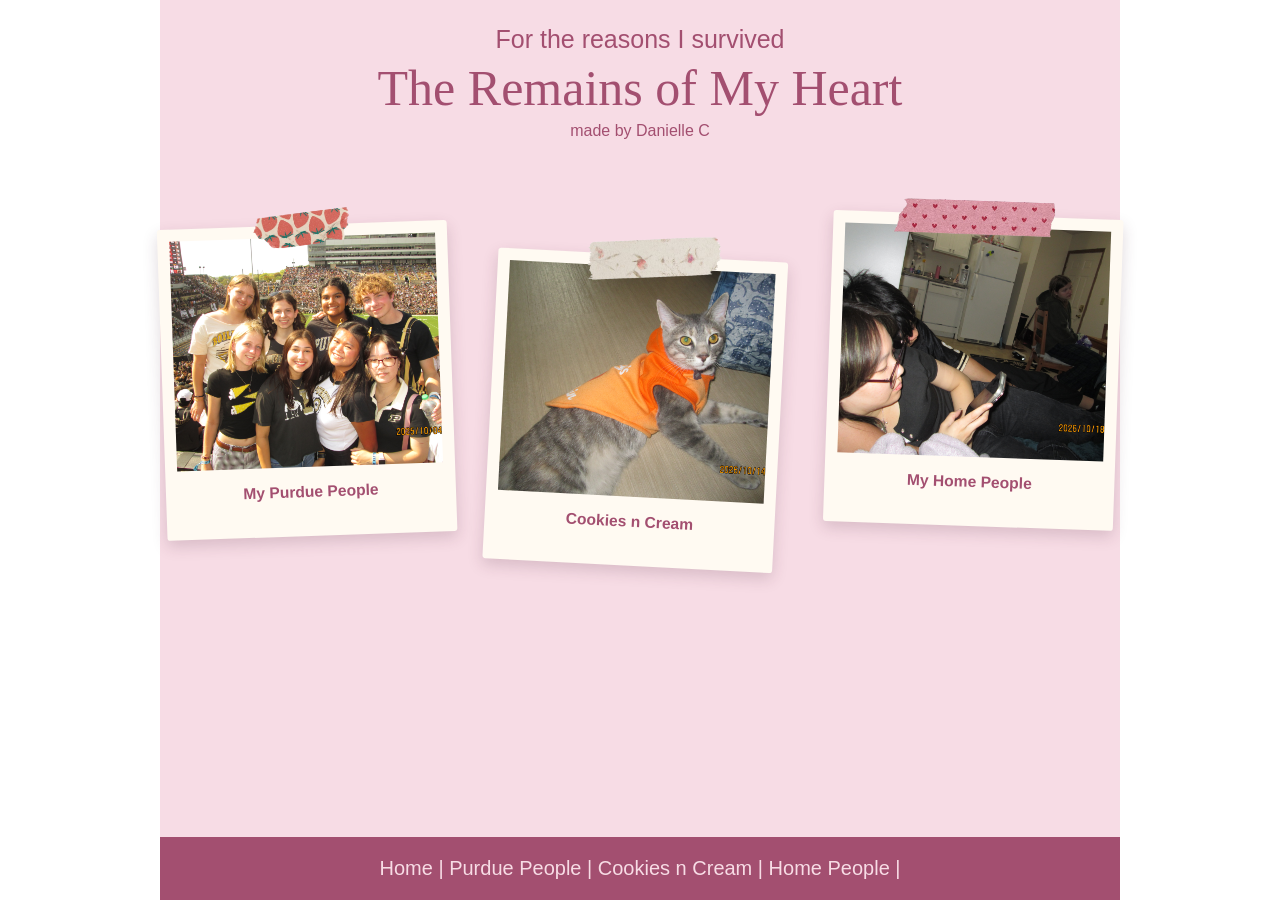
<file: index.html>
<!DOCTYPE html>
<html lang="en">
<head>
    <meta charset="UTF-8">
    <meta name="viewport" content="width=device-width, initial-scale=1.0">
    <link href = "css/indexcss.css" rel = "stylesheet">
    <script src = "js/indexjs.js" defer></script> 
    <title>The Remains of My Heart</title>
</head>
<body>
    <div class = "page">

        <div id = "top">
            <div id = "banner">
                <div id = "eyebrow">
                    <p> For the reasons I survived </p>
                </div>
                <h1>The Remains of My Heart</h1>
                <p> made by Danielle C</p>
            </div>

        </div>

        

        <div id = "middle">
            <div id = "photoGallery">
                <ul id = "photoGrid">

                    <li>
                        <button class = "photocard" data-page="purdue.html">
                            <img src = "images/football1.JPG" alt = "Trash">
                            <h3>My Purdue People</h3>
                        </button>
                    </li>

                    <li>
                        <button class = "photocard" data-page=" coocream.html">
                            <img src = "images/coocream.JPG" alt = "coocream">
                            <h3>Cookies n Cream</h3>
                        </button>
                    </li>

                    <li>
                        <button class = "photocard" data-page="home.html">
                            <img src = "images/kyle.JPG" alt = "kyle">
                            <h3>My Home People</h3>
                        </button>
                    </li>

                </ul> <!-- end of photogrid-->
            </div> <!-- end of photogallery-->
        </div> <!-- end of middle section-->
        
        <div id = "bottom">
            <a href="index.html">Home | </a>
            <a href = "purdue.html"> Purdue People | </a>
            <a href="coocream.html">Cookies n Cream | </a> 
            <a href="home.html">Home People | </a>
        </div> <!-- end of bottom section-->

    </div>
</body>
</html>
</file>
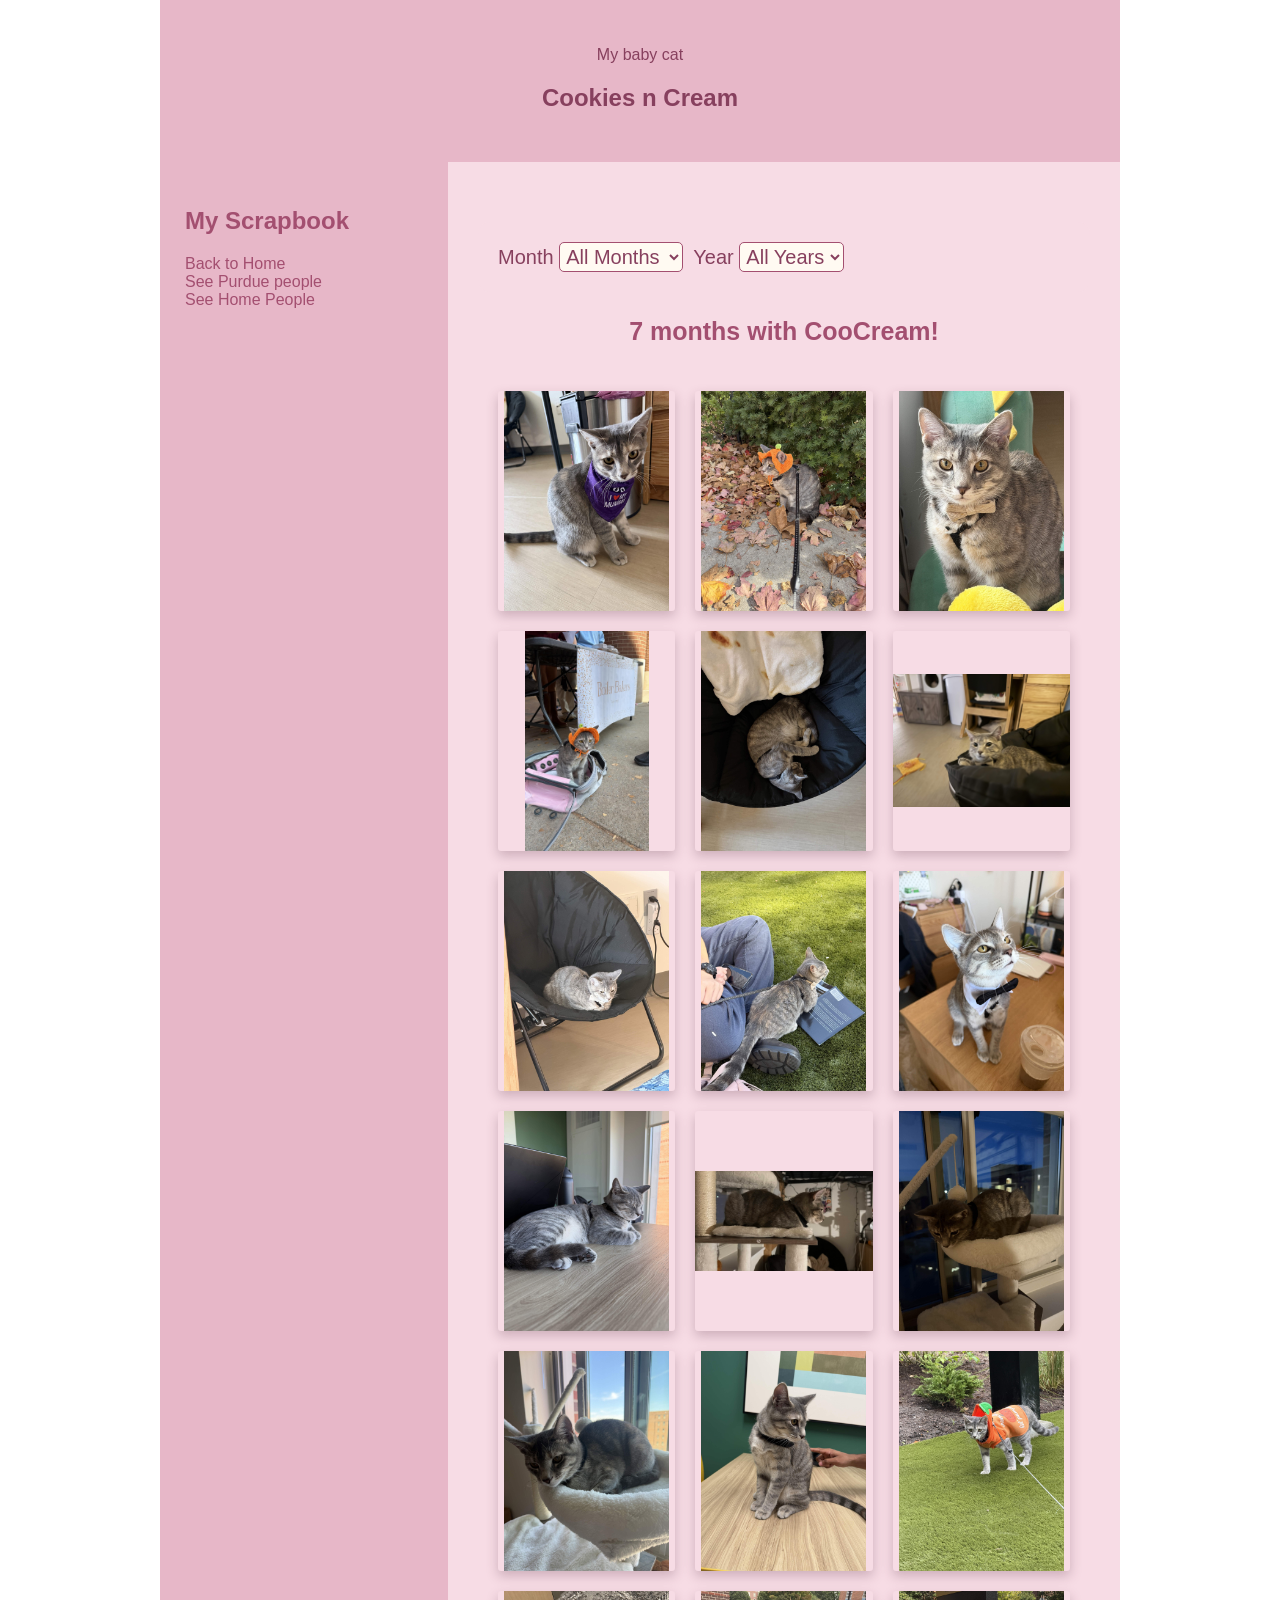
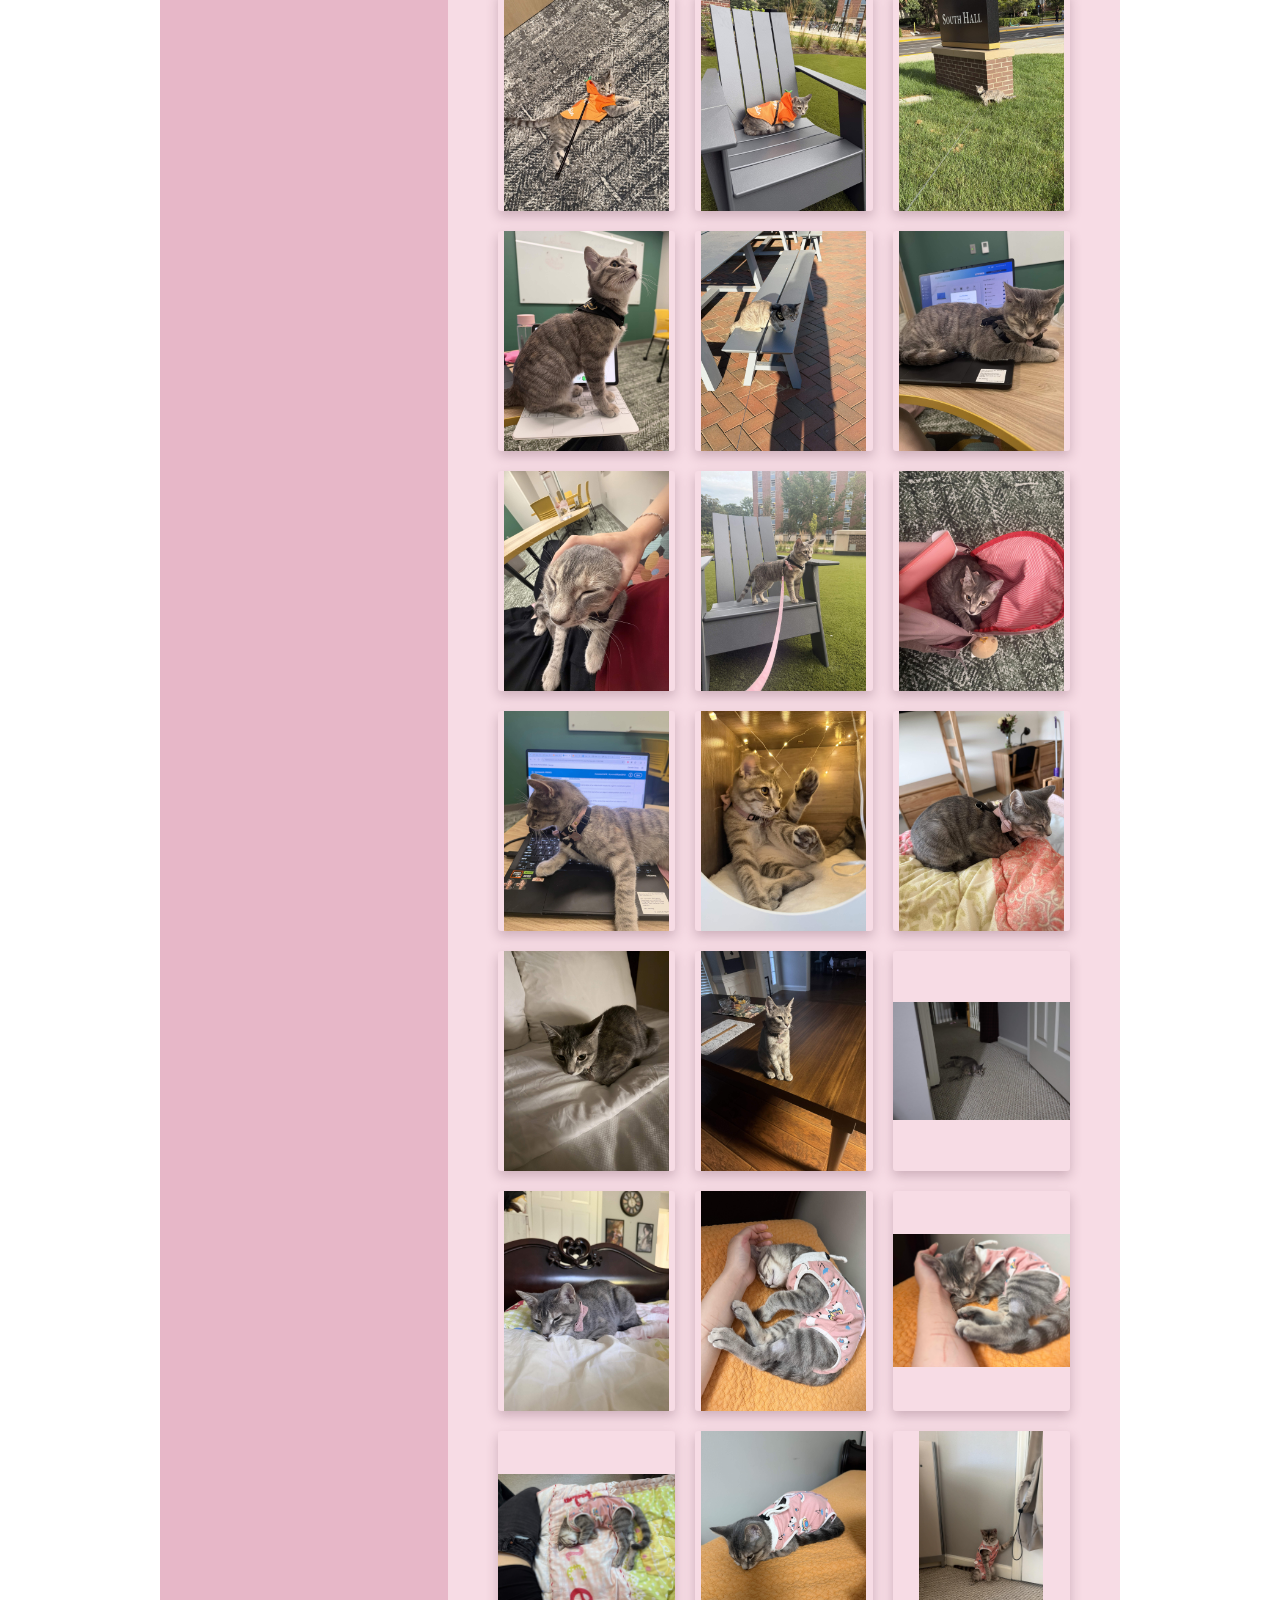
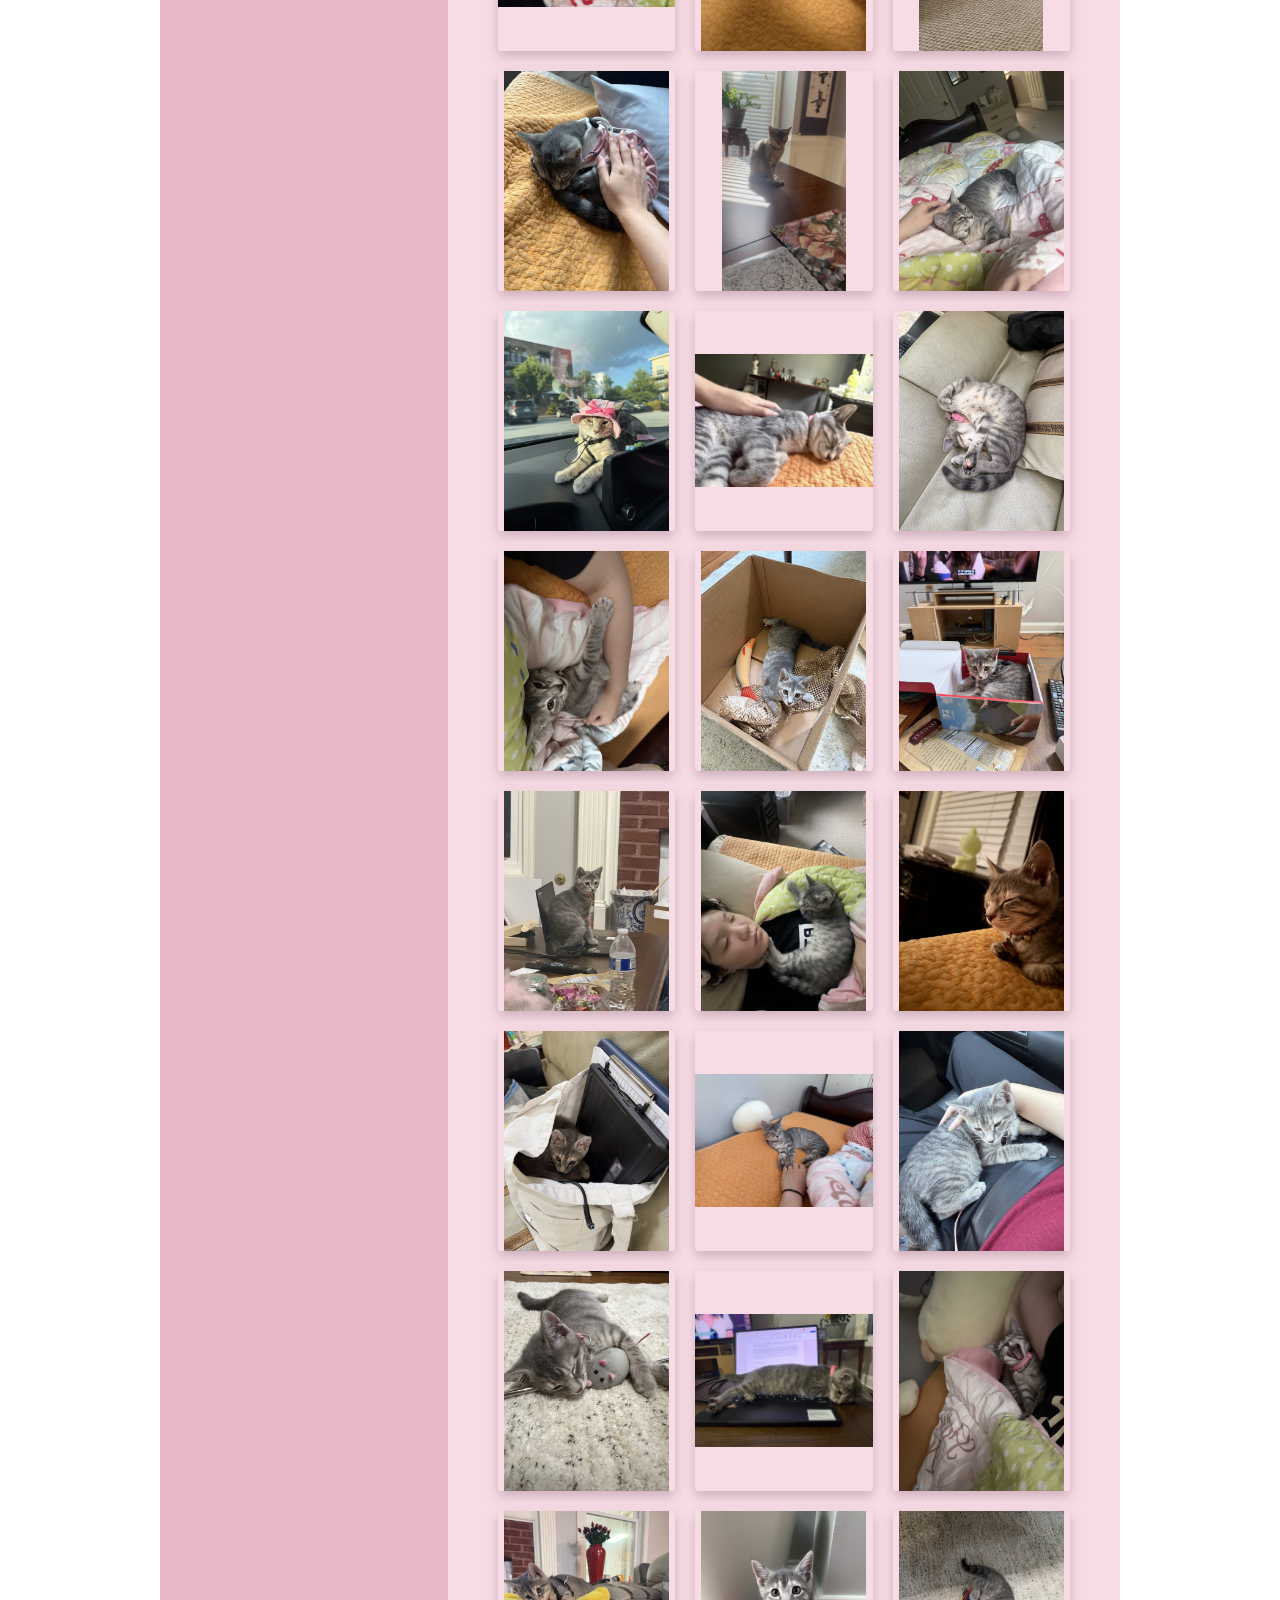
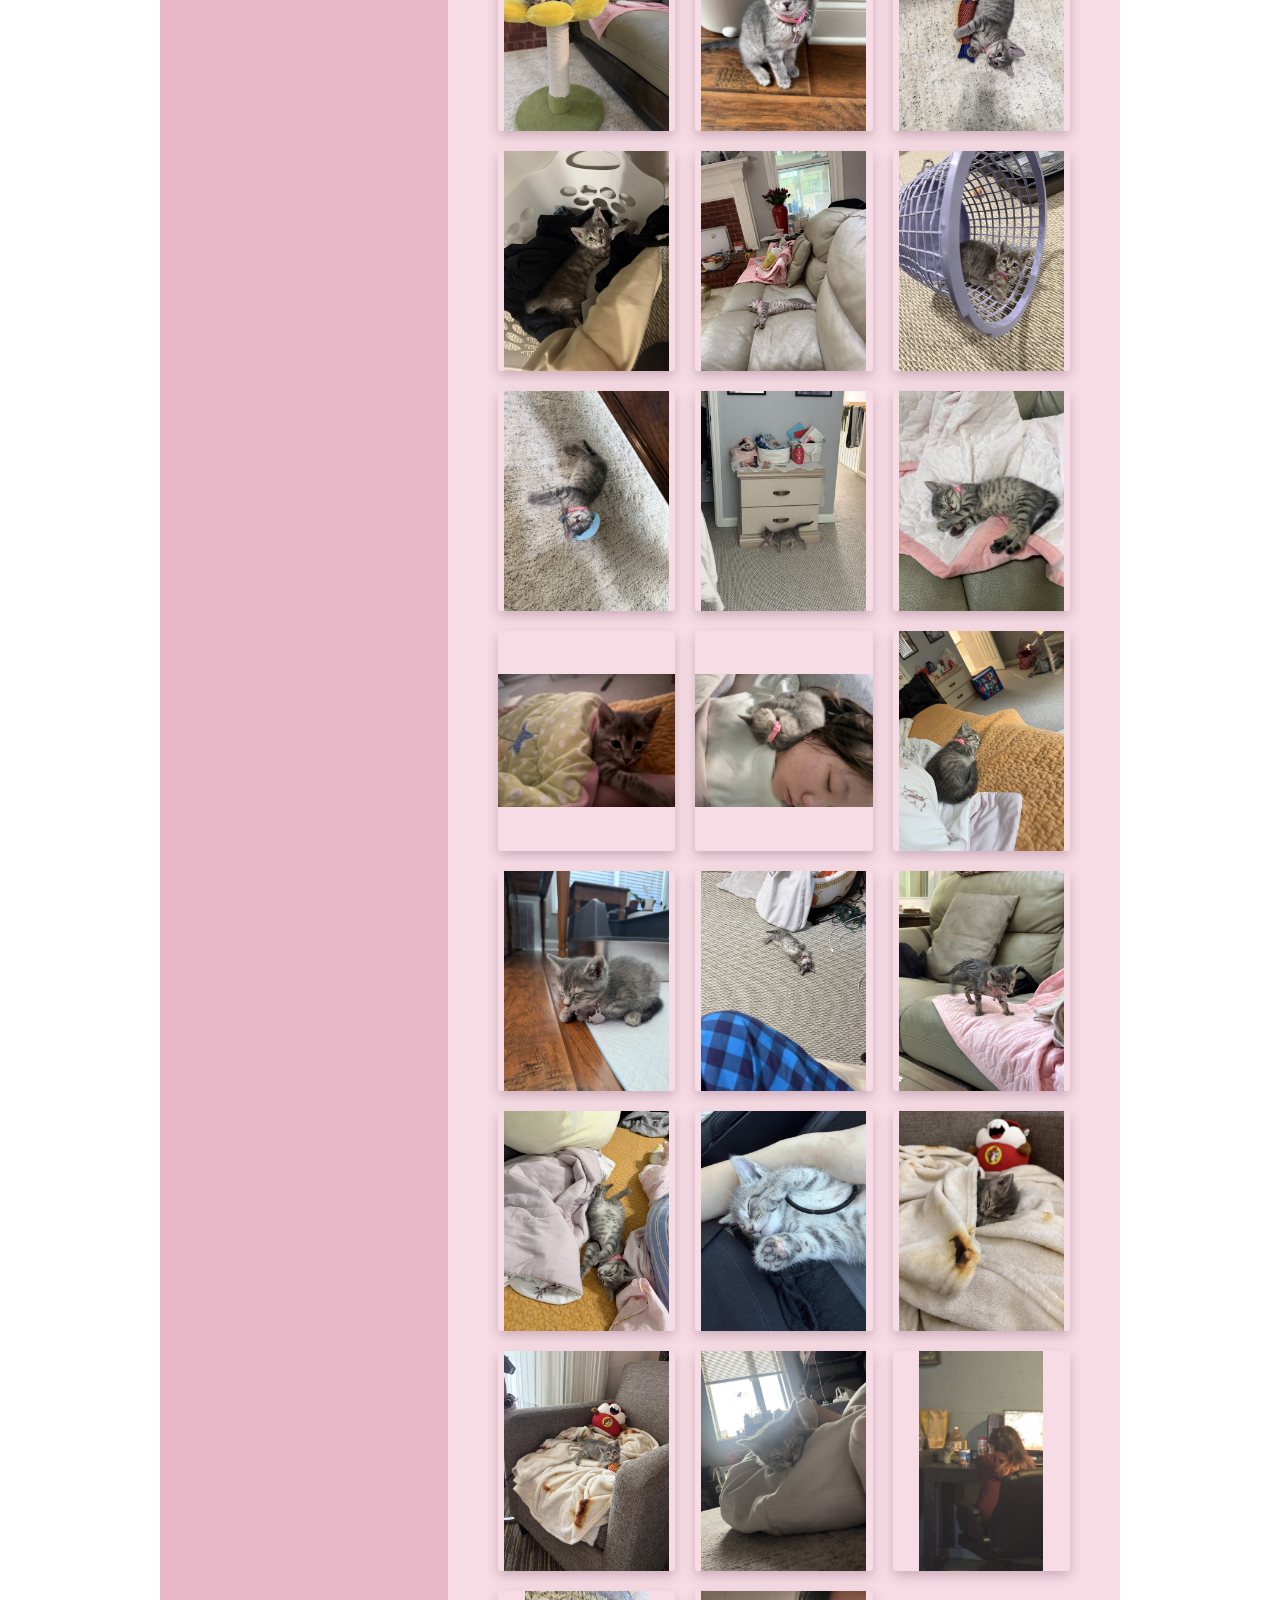
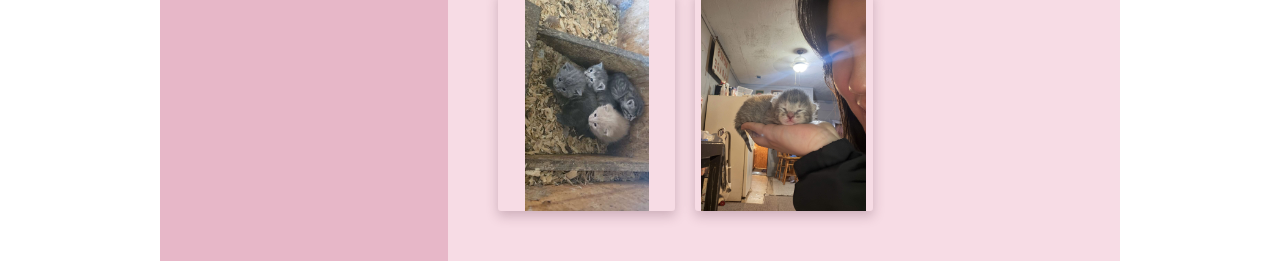
<file: coocream.html>
<!DOCTYPE html>
<html lang="en">
<head>
    <meta charset="UTF-8">
    <meta name="viewport" content="width=device-width, initial-scale=1.0">
    <link href = "css/indexcss.css" rel = "stylesheet">
    <script src = "js/coocreamjs.js" defer></script> 
    <title>Cookies n Cream</title>
</head>
<body>
    <div class = "coocreamhome">
        <div id = "coocreambanner">
            <p> My baby cat</p>
            <h2>Cookies n Cream</h2>
        </div>
        <div id = "sidebar">
            <div id="navigation">
                <h2>My Scrapbook</h2>
                <a href="index.html">Back to Home</a> <br>
                <a href="purdue.html">See Purdue people</a> <br>
                <a href="home.html">See Home People</a> <br>
            </div>
        </div>

        <div id = "main">
            <div id = "date-filter">
                <label for = "monthSelect"> Month</label>
                <select id = "monthSelect">
                    <option value="all">All Months</option>
                    <option value = "01">January</option>
                    <option value = "02">February</option>
                    <option value = "03">March</option>
                    <option value = "04">April</option>
                    <option value = "05">May</option>
                    <option value = "06">June</option>
                    <option value = "07">July</option>
                    <option value = "08">August</option>
                    <option value = "09">September</option>
                    <option value = "10">October</option>
                    <option value = "11">November</option>
                    <option value = "12">December</option>
                </select>
                
                <label for = "yearSelect"> Year</label>
                <select id = "yearSelect">
                    <option value = "all">All Years</option>
                    <option value = "2026">2026</option>
                </select>

            </div> <!-- end date filter-->
            <h3 id = "caption"> </h3>
            <div id = "CCphotoGrid">
                
            </div>
        </div> <!-- end main page-->
    </div>
    
</body>
</html>
</file>
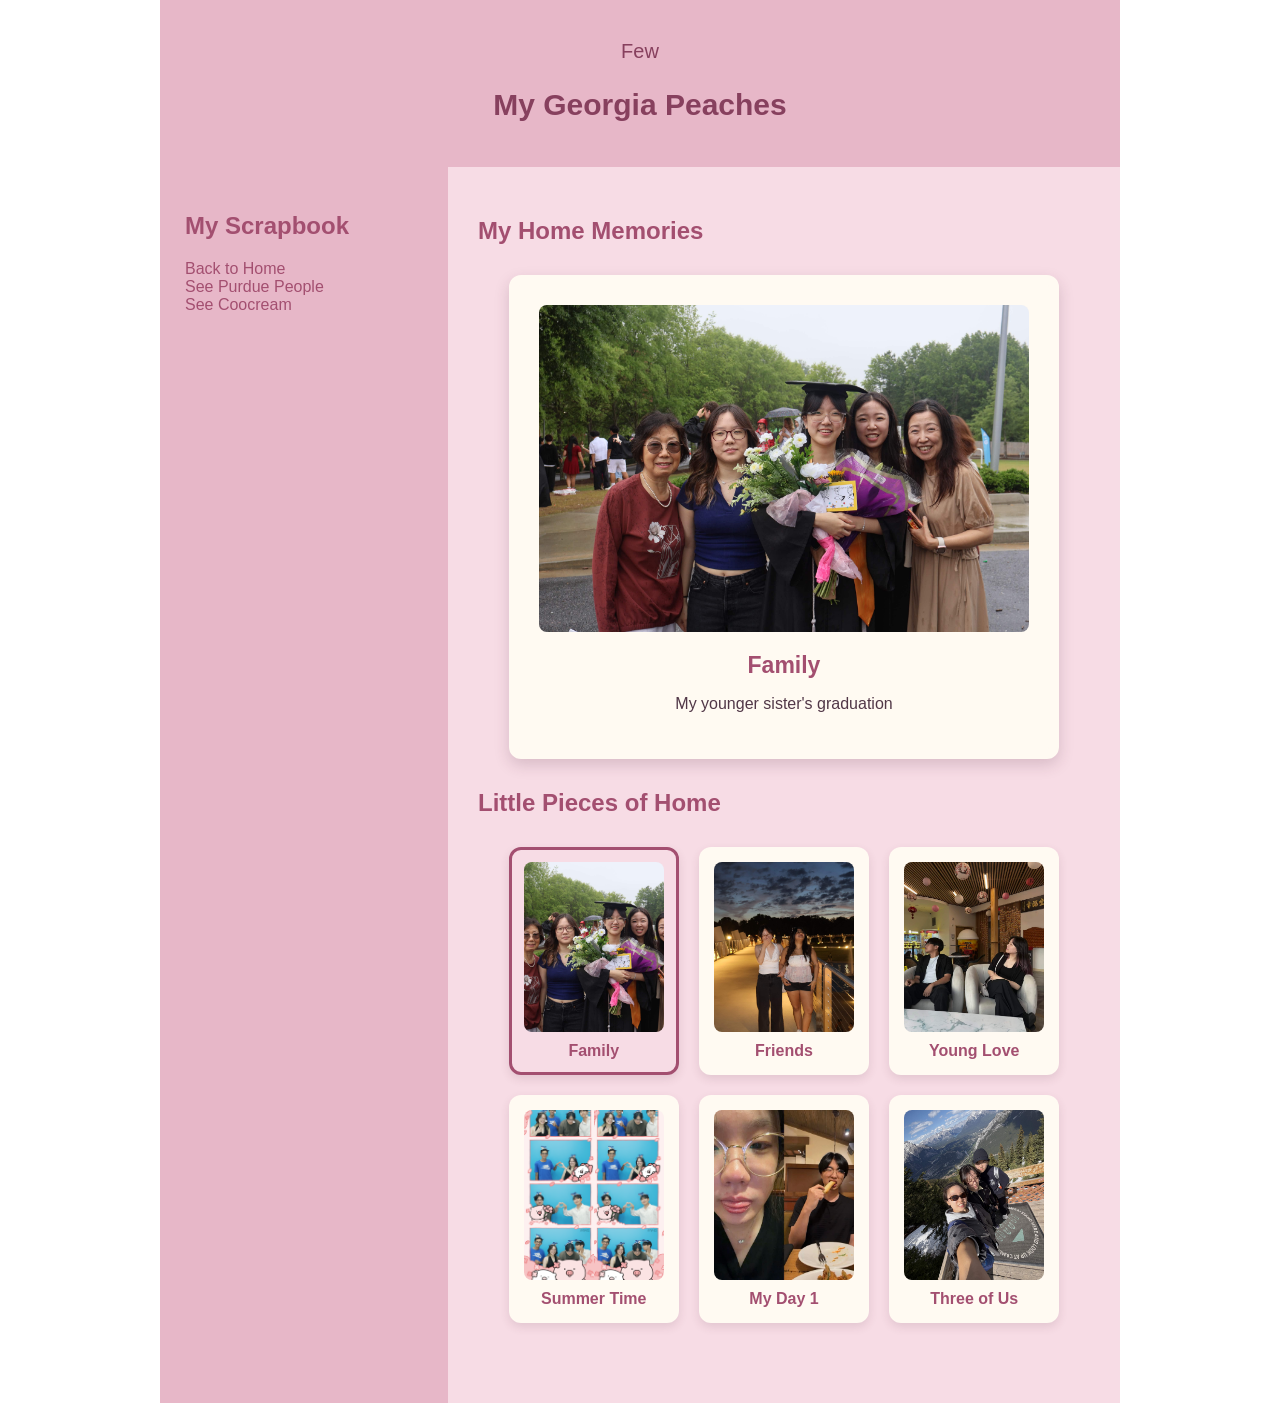
<file: home.html>
<!DOCTYPE html>
<html lang="en">
<head>
    <meta charset="UTF-8">
    <meta name="viewport" content="width=device-width, initial-scale=1.0">
    <link href="css/indexcss.css" rel="stylesheet">
    <script src="js/homejs.js" defer></script>
    <title>Home People</title>
</head>

<body>
    <div class="homehome">

        <div id="homebanner">
            <p>Few</p>
            <h2>My Georgia Peaches</h2>
        </div>

        <div id="sidebar">
            <div id="navigation">
                <h2>My Scrapbook</h2>
                <a href="index.html">Back to Home</a> <br>
                <a href="purdue.html">See Purdue People</a> <br>
                <a href="coocream.html">See Coocream</a> <br>
            </div>

        
        </div>

        <div id="main">
            <h2>My Home Memories</h2>


            <!-- Selected photo display -->
            <div id="homePreview">
                <img id="selectedHomePhoto"
                     src="images/home1.jpg"
                     alt="My Family">

                <h3 id="homeCaption">Family </h3>
                <p id="homeDescription">
                    My younger sister's graduation
                </p>
            </div>

            <!-- Interactive memory categories -->
            <h2>Little Pieces of Home</h2>

            <div id="homeGallery">

                <button type="button" class="homePhoto selected"
                        data-title="Family Memories"
                        data-description="My younger sister's graduation"
                        aria-pressed="true">
                    <img src="images/home1.jpg" alt="Grad">
                    <span>Family</span>
                </button>

                <button type="button" class="homePhoto"
                        data-title="My Friends"
                        data-description="Friendships I don't doubt."
                        aria-pressed="false">
                    <img src="images/home2.jpg" alt="Aarya">
                    <span>Friends</span>
                </button>

                <button type="button" class="homePhoto"
                        data-title="Young love"
                        data-description="Before the potential we had."
                        aria-pressed="false">
                    <img src="images/home3.jpg" alt="Kyle">
                    <span>Young Love</span>
                </button>

                <button type="button" class="homePhoto"
                        data-title="Group"
                        data-description="People who helped summer pass fast"
                        aria-pressed="false">
                    <img src="images/home4.png" alt="Group">
                    <span>Summer Time</span>
                </button>

                <button type="button" class="homePhoto"
                        data-title="David"
                        data-description="The only one who's been by my side."
                        aria-pressed="false">
                    <img src="images/home6.jpg" alt="A memorable trip">
                    <span>My Day 1</span>
                </button>

                <button type="button" class="homePhoto"
                        data-title="CanADA"
                        data-description="ADA = Our first initals."
                        aria-pressed="false">
                    <img src="images/home5.jpg" alt="A favorite everyday memory">
                    <span>Three of Us</span>
                </button>

            </div> <!--homeGallery ends-->

        </div> <!--main ends-->

    </div> <!--homehome ends-->
</body>
</html>
</file>
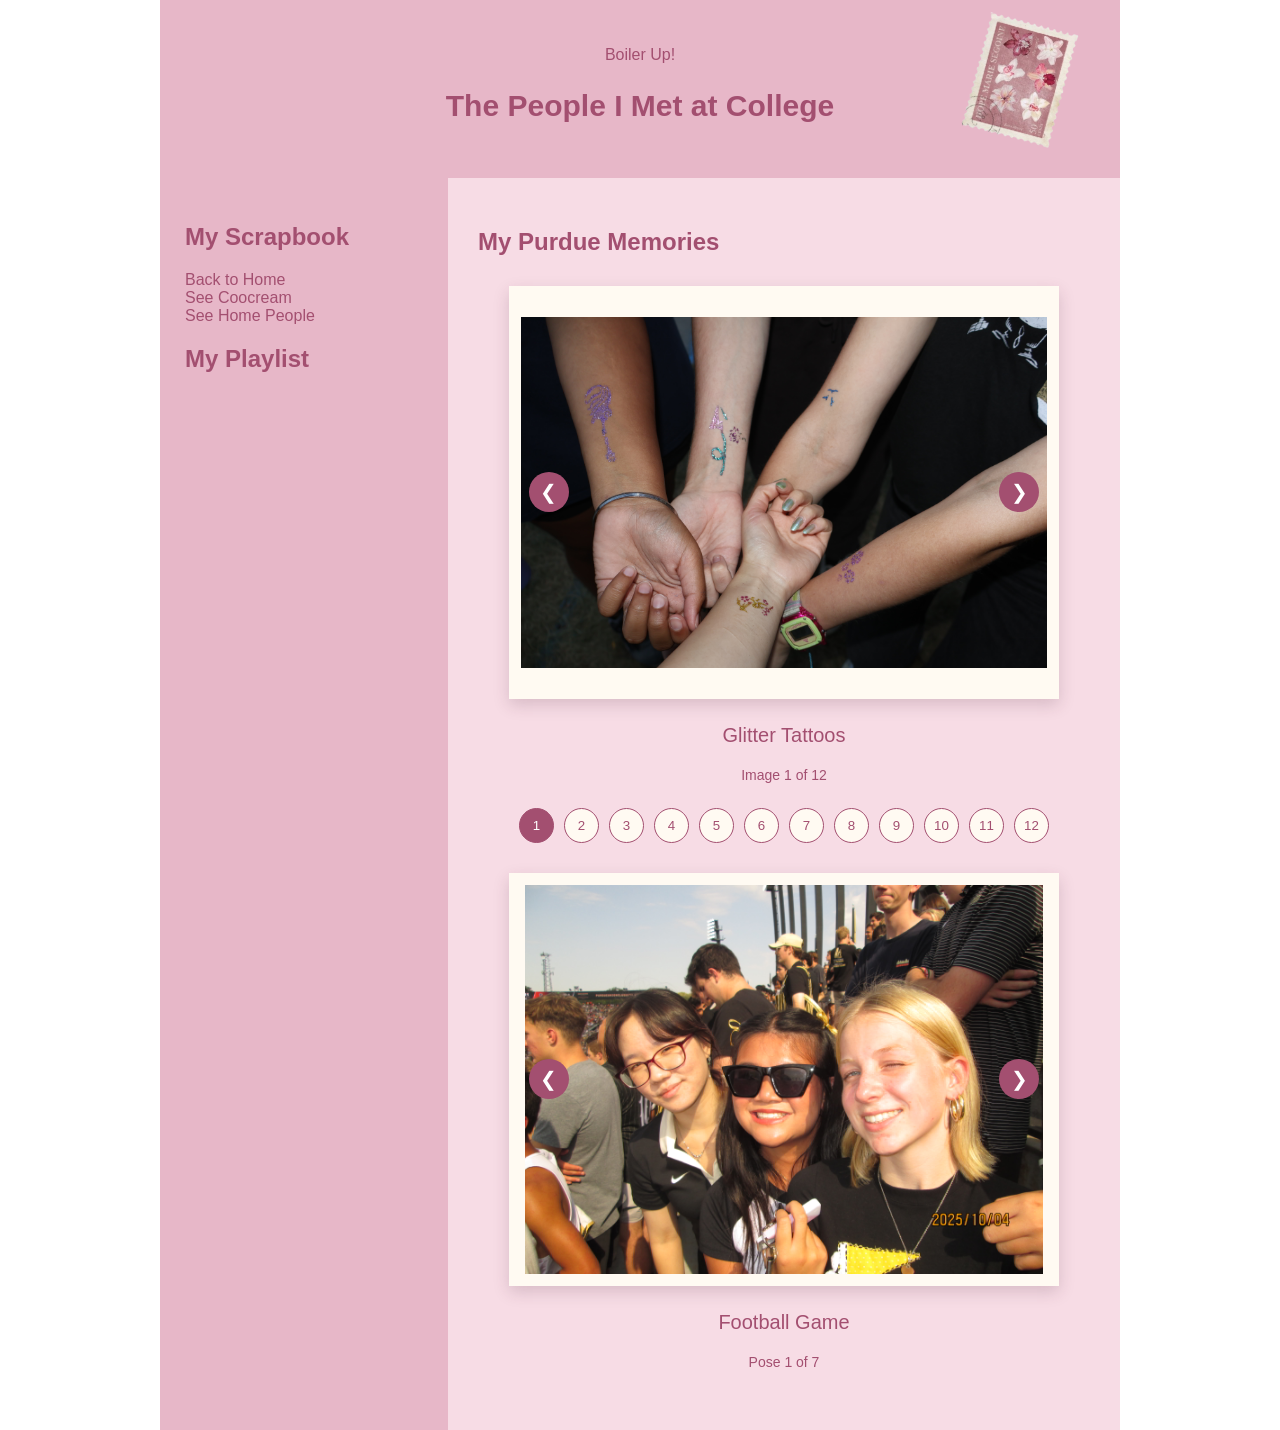
<file: purdue.html>
<!DOCTYPE html>
<html lang="en">
<head>
    <meta charset="UTF-8">
    <meta name="viewport" content="width=device-width, initial-scale=1.0">
    <link href="css/indexcss.css" rel="stylesheet">
    <script src="js/purduejs.js" defer></script>
    <title>Purdue People</title>
</head>

<body>
    <div class="purduehome">

        <div id="purduebanner">
            <p>Boiler Up!</p>
            <h2>The People I Met at College</h2>
        </div>

        <div id="sidebar">
            <div id="navigation">
                <h2>My Scrapbook</h2>
                <a href="index.html">Back to Home</a> <br>
                <a href="coocream.html">See Coocream</a> <br>
                <a href="home.html">See Home People</a> <br>
            </div>

            <div id = "playlist">
                <h2>My Playlist</h2>
            </div>
        </div>

        <div id="main">
            <h2>My Purdue Memories</h2>

            <div id="purduePhotos" class="purduePhotos">

                <div class="purdue_slider" tabindex="0">

                    <div class="purdue_wrapper">
                        <img class="purdue_photo active" src="images/armtat.JPG" alt="Glitter Tattoos">
                        <img class="purdue_photo" src="images/bluegang.JPG" alt="Birthday Party">
                        <img class="purdue_photo" src="images/blue.JPG" alt="Birthday Girl">
                        <img class="purdue_photo" src="images/bridesmaids.JPG" alt="Beach Day">
                        <img class="purdue_photo" src="images/christmas.JPG" alt="Secret Santa">
                        <img class="purdue_photo" src="images/deep.JPG" alt="Deep">
                        <img class="purdue_photo" src="images/druhmil.JPG" alt="Druhmil">
                        <img class="purdue_photo" src="images/football1.JPG" alt="Football Game">
                        <img class="purdue_photo" src="images/halloween.JPG" alt="Halloween">
                        <img class="purdue_photo" src="images/spreak.jpg" alt="Spring Break">
                        <img class="purdue_photo" src="images/stance.JPG" alt="Standing on Business">
                        <img class="purdue_photo" src="images/heart.JPG" alt="Sun and Heart">
                    </div>

                    <button type="button" class="prev" aria-label="Display previous image">
                        &#10094;
                    </button>

                    <button type="button" class="next" aria-label="Display next image">
                        &#10095;
                    </button>

                </div>

                

                <p id="imageCaption">Glitter Tattoos</p>
                <p id="slideStatus" aria-live="polite">Image 1 of 12</p>

                <!-- Number navigation with hover previews -->
                <ul class="nav" aria-label="Select an image">

                    <li class="selected">
                        <button type="button" class="thumbnav" data-image="1" aria-label="Display image 1" aria-pressed="true">
                            <img class="thumbPreview" src="images/armtat.JPG" alt="">
                            <span>1</span>
                        </button>
                    </li>

                    <li>
                        <button type="button" class="thumbnav" data-image="2" aria-label="Display image 2" aria-pressed="false">
                            <img class="thumbPreview" src="images/bluegang.JPG" alt="">
                            <span>2</span>
                        </button>
                    </li>

                    <li>
                        <button type="button" class="thumbnav" data-image="3" aria-label="Display image 3" aria-pressed="false">
                            <img class="thumbPreview" src="images/blue.JPG" alt="">
                            <span>3</span>
                        </button>
                    </li>

                    <li>
                        <button type="button" class="thumbnav" data-image="4" aria-label="Display image 4" aria-pressed="false">
                            <img class="thumbPreview" src="images/bridesmaids.JPG" alt="">
                            <span>4</span>
                        </button>
                    </li>

                    <li>
                        <button type="button" class="thumbnav" data-image="5" aria-label="Display image 5" aria-pressed="false">
                            <img class="thumbPreview" src="images/christmas.JPG" alt="">
                            <span>5</span>
                        </button>
                    </li>

                    <li>
                        <button type="button" class="thumbnav" data-image="6" aria-label="Display image 6" aria-pressed="false">
                            <img class="thumbPreview" src="images/deep.JPG" alt="">
                            <span>6</span>
                        </button>
                    </li>

                    <li>
                        <button type="button" class="thumbnav" data-image="7" aria-label="Display image 7" aria-pressed="false">
                            <img class="thumbPreview" src="images/druhmil.JPG" alt="">
                            <span>7</span>
                        </button>
                    </li>

                    <li>
                        <button type="button" class="thumbnav" data-image="8" aria-label="Display image 8" aria-pressed="false">
                            <img class="thumbPreview" src="images/football1.JPG" alt="">
                            <span>8</span>
                        </button>
                    </li>

                    <li>
                        <button type="button" class="thumbnav" data-image="9" aria-label="Display image 9" aria-pressed="false">
                            <img class="thumbPreview" src="images/halloween.JPG" alt="">
                            <span>9</span>
                        </button>
                    </li>

                    <li>
                        <button type="button" class="thumbnav" data-image="10" aria-label="Display image 10" aria-pressed="false">
                            <img class="thumbPreview" src="images/spreak.jpg" alt="">
                            <span>10</span>
                        </button>
                    </li>

                    <li>
                        <button type="button" class="thumbnav" data-image="11" aria-label="Display image 11" aria-pressed="false">
                            <img class="thumbPreview" src="images/stance.JPG" alt="">
                            <span>11</span>
                        </button>
                    </li>

                    <li>
                        <button type="button" class="thumbnav" data-image="12" aria-label="Display image 12" aria-pressed="false">
                            <img class="thumbPreview" src="images/heart.JPG" alt="">
                            <span>12</span>
                        </button>
                    </li>

                </ul>

            </div>
            <div id = "trioPhotos" class = "trioPhotos">
                <div id="trioSlider">
                    <div class="trio_slider" tabindex="0">

                    <div class="trio_wrapper">
                        <img class="purdue_photo active" src="images/trio1.JPG" alt="Football Game">
                        <img class="purdue_photo" src="images/trio2.JPG" alt="Football Game #2">
                        <img class="purdue_photo" src="images/trio3.JPG" alt="Halloween">
                        <img class="purdue_photo" src="images/trio4.JPG" alt="Christmas">
                        <img class="purdue_photo" src="images/trio5.JPG" alt="Spring Break">
                        <img class="purdue_photo" src="images/trio6.JPG" alt="Sophomore Year">
                        <img class="purdue_photo" src="images/trio7.JPG" alt="Basketball Game">
                        
                    </div>


                    <button type="button" class="prev" aria-label="Display previous image">
                        &#10094;
                    </button>

                    <button type="button" class="next" aria-label="Display next image">
                        &#10095;
                    </button>
                    </div> <!--trio_slider ends-->

                <p id="trioCaption">Football Game</p>
                <p id="trioStatus" aria-live="polite">Image 1 of 7</p>
                
                </div> <!--trioslider ends-->
            </div> <!--trioPhotos ends-->
        </div> <!-- main ends-->

    </div>
</body>
</html>
</file>
<file: css/indexcss.css>
*
{
    box-sizing: border-box;
}

body,
html
{
    margin: 0;
    padding: 0;
}


.page
{
    display: grid;
    grid-template-areas: "top"
    "middle"
    "bottom";
    grid-template-rows: auto 1fr auto;
    width: 75%;
    min-height: 100vh;
    margin: 0 auto;
}

/*top*/
#top
{
    grid-area: top;
    text-align: center;
}

#banner
{
    background-color: #F7DCE5;
    padding: 25px;
}

#banner h1 /*remains of my heart*/
{
    font-family: Brush Script MT, Brush Script Std, cursive; /*i dont like this font */
    font-weight: 200;
    color: #A34F70;
    font-size: 50px;
    margin: 5px;
    padding: 0;
}

#eyebrow p 
{
    font-family: 'Gill Sans', 'Gill Sans MT', Calibri, 'Trebuchet MS', sans-serif;
    color: #A34F70;
    font-size: 25px;
    margin: 0;
    padding: 0;
}

#banner p /*made by danielle*/
{
    font-family: 'Gill Sans', 'Gill Sans MT', Calibri, 'Trebuchet MS', sans-serif;
    color: #A34F70;
    margin: 0;
    padding: 0;
}

/* bottom */
#bottom
{
    grid-area: bottom;
    background-color: #A34F70;
    font-family:'Gill Sans', 'Gill Sans MT', Calibri, 'Trebuchet MS', sans-serif;
    text-align: center;
    padding: 20px;
}
#bottom a
{
    font-family: 'Gill Sans', 'Gill Sans MT', Calibri, 'Trebuchet MS', sans-serif;
    text-decoration: none;
    color:#F7DCE5;
    font-size: 20px;
}

/*middle */
#middle
{
    grid-area: middle;
    background-color: #F7DCE5;

}

/* da photo grid */
#photoGrid
{
    display: grid;
    grid-template-columns: 1fr 1fr 1fr;
    list-style: none;
    padding: 0;
    margin: 0;
    background-color: #F7DCE5;
    gap: 45px;
}

.photocard
{
    background-color: #fffaf2;
    border: none;
    border-radius: 3px;
    box-shadow: 0 6px 15px rgba(80, 40, 60, 0.18);
    cursor: pointer;
    padding: 12px 12px 20px;
    width: 100%;
    transition: transform 0.3s ease,
                box-shadow 0.3s ease;
}

#photoGrid li
{
    transition: transform 0.3s ease;
}

.photocard:hover,
.photocard:focus-visible
{
    transform: scale(1.05);
    box-shadow: 0 12px 25px rgba(80, 40, 60, 0.25);
}

#photoGrid li:nth-child(1)
{
    transform: rotate(-2deg) translateY(60px);
}
#photoGrid li:nth-child(1) .photocard::before 
/*WASHI TAPE #1*/
{
    background-image:url("../images/elements/washitape_strawberry.png");
    transform: translateX(-50%) rotate(-5deg) scale(1.2);
}

#photoGrid li:nth-child(2)
{
    transform: rotate(3deg) translateY(90px);
}
#photoGrid li:nth-child(2) .photocard::before
/*WASHI TAPE #2*/
{
    background-image: url("../images/elements/washi_flower.png");
    transform: translateX(-50px) scale(3) rotate(3deg);
}

#photoGrid li:nth-child(3)
{
    transform: rotate(2deg) translateY(50px);
}
#photoGrid li:nth-child(3) .photocard::before
/*WASHI TAPE #3*/
{
    background-image: url("../images/elements/washi_hearts.png");
    transform: translateX(-65px) scale(2);
}

/*im gonna kms*/

.photocard::before /*before as in on the layer before*/
{
    content: "";
    
    background-size: contain;
    background-repeat: no-repeat;
    background-position: center;
    position: absolute;

    width: 120px;
    height: 45px;

    top: -20px;
    left: 50%;

    z-index: 2;
    pointer-events: none;
}

.photocard img
{
    display: block;
    width: 100%;
    height: 230px;
    object-fit: cover;
}

.photocard h3
{
    font-family:'Gill Sans', 'Gill Sans MT', Calibri, 'Trebuchet MS', sans-serif;
    color: #A34F70;
}


/*//////////////////////////////////////////////
//////// PURDUE PHOTO SLIDESHOW /////////////////
//////////////////////////////////////////////////*/



.purduehome
{
    display: grid;
    grid-template-areas:
        "top top"
        "left middle";
    grid-template-columns: 30% minmax(0, 1fr);
    grid-template-rows: auto 1fr;
    width: 75%;
    min-height: 100vh;
    margin: 0 auto;
}

/* Purdue banner */
#purduebanner
{
    grid-area: top;
    background-color:#e7b7c8;
    text-align: center;
    padding: 30px;
    font-family: 'Gill Sans', 'Gill Sans MT', Calibri, 'Trebuchet MS', sans-serif;
}

#purduebanner::before
{
    content: "";
    background-image: url("../images/elements/stamp_pink.png");
    background-size: contain;
    background-repeat: no-repeat;
    background-position: center;

    position: absolute;

    width: 120px;
    height: 120px;

    top: 20px;
    right: 200px;

    transform: rotate(15deg) scale(1.5);

    z-index: 2;
    pointer-events: none;
}

#purduebanner p,
#purduebanner h2
{
    font-family: 'Gill Sans', 'Gill Sans MT', Calibri, 'Trebuchet MS', sans-serif;
    color: #A34F70;
}

#purduebanner h2
{
    font-size: 30px;
}

/* Sidebar */
#sidebar
{
    grid-area: left;
    background-color: #e7b7c8;
    padding: 25px;
    font-family: 'Gill Sans', 'Gill Sans MT', Calibri, 'Trebuchet MS', sans-serif;
}

#sidebar h2
{
    color: #A34F70;
}

#navigation a,
#navigation a:visited
{
    color: #A34F70;
    text-decoration: none;
    padding-bottom: 5px;
}

#navigation a:hover
{
    text-decoration: underline;
}

/* Main section */
#main
{
    grid-area: middle;
    background-color: #F7DCE5;
    min-width: 0;
    padding: 30px;
}

#main h2
{
    color: #A34F70;
    font-family: 'Gill Sans', 'Gill Sans MT', Calibri, 'Trebuchet MS', sans-serif;
}

/* Slideshow */

.purdue_slider:focus-visible,
.trio_slider:focus-visible
{
    outline: 3px solid #A34F70;
    outline-offset: 5px;
}

.purduePhotos,
.trioPhotos
{
    width: 90%;
    margin: 30px auto;
}

.purdue_slider,
.trio_slider
{
    position: relative;
    width: 100%;
}

.purdue_wrapper,
.trio_wrapper
{
    position: relative;
    width: 100%;
    aspect-ratio: 4 / 3;
    background-color: #fffaf2;
    border: 12px solid #fffaf2;
    box-shadow: 0 6px 15px rgba(80, 40, 60, 0.18);
    overflow: hidden;
}

.purdue_photo
{
    position: absolute;
    top: 0;
    left: 0;
    width: 100%;
    height: 100%;
    object-fit: contain;

    opacity: 0;
    visibility: visible;
    z-index: 0;

    transition: opacity 1s ease-in-out;
}

.purdue_photo.active
{
    opacity: 1;
    z-index: 1;
}

.purduehome p
{
    font-family: 'Gill Sans', 'Gill Sans MT', Calibri, 'Trebuchet MS', sans-serif;
}

/* Previous and next buttons */
.prev,
.next
{
    position: absolute;
    top: 50%;
    transform: translateY(-50%);
    background-color: #A34F70;
    color: white;
    border: none;
    border-radius: 50%;
    width: 40px;
    height: 40px;
    cursor: pointer;
    font-size: 20px;
    z-index: 3;
}

.prev
{
    left: 20px;
}

.next
{
    right: 20px;
}

.prev:hover,
.next:hover
{
    background-color: #87405e;
}

/* Caption and counter */
#imageCaption,
#trioCaption
{
    text-align: center;
    color: #A34F70;
    font-size: 20px;
    margin-top: 25px;
}

#slideStatus,
#trioStatus
{
    text-align: center;
    color: #A34F70;
    font-size: 14px;
}

/* Number navigation */
.nav
{
    display: flex;
    flex-wrap: wrap;
    justify-content: center;
    gap: 10px;
    list-style: none;
    padding: 0;
    margin: 25px 0;
    overflow: visible;
}

.nav li
{
    position: relative;
}

.thumbnav
{
    position: relative;
    background-color: #fffaf2;
    color: #A34F70;
    border: 1px solid #A34F70;
    border-radius: 50%;
    width: 35px;
    height: 35px;
    padding: 0;
    cursor: pointer;
}

/* Thumbnail previews hidden by default */
.thumbPreview
{
    position: absolute;
    bottom: calc(100% + 12px);
    left: 50%;
    transform: translateX(-50%);

    width: 130px;
    height: 100px;
    object-fit: cover;

    background-color: #fffaf2;
    border: 5px solid #fffaf2;
    box-shadow: 0 5px 15px rgba(80, 40, 60, 0.25);

    opacity: 0;
    visibility: hidden;
    pointer-events: none;
    transition: opacity 0.2s ease;
    z-index: 10;
}

/* Show preview when hovering over a number */
.thumbnav:hover .thumbPreview,
.thumbnav:focus-visible .thumbPreview
{
    opacity: 1;
    visibility: visible;
}

/* Selected number */
.nav li.selected .thumbnav
{
    background-color: #A34F70;
    color: white;
}

.thumbnav:hover,
.thumbnav:focus-visible
{
    background-color: #e7b7c8;
}

.thumbnav:focus-visible
{
    outline: 2px solid #87405e;
    outline-offset: 3px;
}

/* Responsive layout */
@media screen and (max-width: 1000px)
{
    .purduehome
    {
        width: 90%;
    }
}

@media screen and (max-width: 700px)
{
    .purduehome
    {
        grid-template-areas:
            "top"
            "middle"
            "left";
        grid-template-columns: minmax(0, 1fr);
        grid-template-rows: auto 1fr auto;
        width: 95%;
    }

    #main
    {
        padding: 20px;
    }

    .purduePhotos
    {
        width: 100%;
    }
}

@media screen and (max-width: 400px)
{
    #purduebanner
    {
        padding: 20px;
    }

    #purduebanner h2
    {
        font-size: 24px;
    }

    #main
    {
        padding: 12px;
    }

    .purdue_wrapper
    {
        border-width: 6px;
    }

    .prev,
    .next
    {
        width: 30px;
        height: 30px;
        font-size: 16px;
    }

    .thumbPreview
    {
        width: 100px;
        height: 75px;
    }
}

/* Reduced motion */
@media (prefers-reduced-motion: reduce)
{
    .purdue_photo,
    .thumbPreview
    {
        transition: none;
    }
}


/*//////////////////////////////////////////////
//////// COOCREAM PHOTO FILTER /////////////////
//////////////////////////////////////////////////*/

.coocreamhome
{
    display: grid;
    grid-template-areas:
        "top top"
        "left middle";
    grid-template-columns: 30% minmax(0, 1fr);
    grid-template-rows: auto 1fr;
    width: 75%;
    min-height: 100vh;
    margin: 0 auto;
}

#coocreambanner
{
    grid-area: top;
    font-family: 'Gill Sans', 'Gill Sans MT', Calibri, 'Trebuchet MS', sans-serif;
    background-color:#e7b7c8;
    text-align: center;
    padding: 30px;
}

#coocreambanner h2,
#coocreambanner p
{
    color:#87405e;
}


.coocreamhome #sidebar
{
    grid-area: left;
    background-color: #e7b7c8;
    font-family: 'Gill Sans', 'Gill Sans MT', Calibri, 'Trebuchet MS', sans-serif;
}

#date-filter
{
    background-color: #F7DCE5;
    border-radius: 12px;
    margin-top: 30px;
    padding: 20px;
}

#date-filter,
#monthSelect,
#yearSelect,
#option
{
    font-family: 'Gill Sans', 'Gill Sans MT', Calibri, 'Trebuchet MS', sans-serif;
    color:#87405e;
    font-size: 20px;
}

#date-filter select
{
    border-radius: 5px;
    background-color:#fffaf2;
    border-color:#A34F70;
    padding: 2px;
    margin-right: 5px;
}


#CCphotoGrid
{
    display: grid;
    grid-template-columns: repeat(3, 1fr);
    gap: 20px;
    padding: 20px;
}

#CCphotoGrid img
{
    width: 100%;
    height: 220px;
    object-fit:contain;
    border-radius: 3px;
    box-shadow: 0 5px 12px rgba(80, 40, 60, 0.25);
}

.coocreamhome #caption
{
    color: #A34F70;
    font-family: 'Gill Sans', 'Gill Sans MT', Calibri, 'Trebuchet MS', sans-serif;
    font-size: 25px;
    text-align: center;
    margin: 25px 0;
}



/*/////////////////////////////////
///HOME PEOPLE PAGE///////////////
//////////////////////////////////*/
.homehome
{
    display: grid;
    grid-template-areas: "top top"
                        "left middle";
    grid-template-columns: 30% minmax(0, 1fr);
    grid-template-rows: auto 1fr;
    width: 75%;
    min-height: 100vh;
    margin: 0 auto;
    font-family:'Gill Sans', 'Gill Sans MT', Calibri, 'Trebuchet MS', sans-serif;
    
}
.homehome #sidebar
{
    grid-area: left;
    background-color: #e7b7c8;
}

.homehome #homebanner
{
    grid-area: top;
    background-color: #e7b7c8;
    text-align: center;
    padding: 20px;
}

#homebanner h2,
#homebanner p
{
    color:#87405e;
}

#homebanner h2
{
    font-size: 30px;
}
#homebanner p
{
    font-size: 20px;
    padding: 0;
}

.homehome #main
{
    grid-area: middle;
    background-color: #F7DCE5;
}



/* HOME PEOPLE PAGE */

.homeIntro
{
    text-align: center;
    color: #A34F70;
    font-size: 17px;
    line-height: 1.7;
    margin: 20px auto 35px auto;
    max-width: 650px;
}

#homePreview
{
    width: 90%;
    margin: 30px auto;
    padding: 20px;
    text-align: center;
    background-color: #fffaf2;
    border: 10px solid #fffaf2;
    box-shadow: 0 6px 15px rgba(80, 40, 60, 0.18);
    border-radius: 12px;
}

#selectedHomePhoto
{
    display: block;
    width: 100%;
    max-height: 500px;
    object-fit: contain;
    border-radius: 8px;
}

#homeCaption
{
    color: #A34F70;
    font-size: 23px;
    margin: 20px 0 10px 0;
}

#homeDescription
{
    color: #513747;
    font-size: 16px;
}

#homeGallery
{
    display: grid;
    grid-template-columns: repeat(3, minmax(0, 1fr));
    gap: 20px;
    width: 90%;
    margin: 30px auto 50px auto;
}

.homePhoto
{
    display: flex;
    flex-direction: column;
    align-items: center;
    gap: 10px;
    padding: 12px;
    background-color: #fffaf2;
    border: 3px solid transparent;
    border-radius: 12px;
    box-shadow: 0 4px 10px rgba(80, 40, 60, 0.12);
    cursor: pointer;
    font: inherit;
    color: #A34F70;
    transition: transform 0.25s ease,
                box-shadow 0.25s ease,
                border-color 0.25s ease;
}

.homePhoto img
{
    width: 100%;
    height: 170px;
    object-fit: cover;
    border-radius: 8px;
}

.homePhoto:hover,
.homePhoto:focus-visible
{
    transform: translateY(-5px);
    box-shadow: 0 8px 18px rgba(80, 40, 60, 0.25);
    border-color: #A34F70;
}

.homePhoto.selected
{
    border-color: #A34F70;
    background-color: #f7dce5;
}

.homePhoto:focus-visible
{
    outline: 3px solid #513747;
    outline-offset: 3px;
}

.homePhoto span
{
    font-size: 16px;
    font-weight: bold;
}

/* HOME PEOPLE RESPONSIVE DESIGN */

@media (max-width: 900px)
{
    #homeGallery
    {
        grid-template-columns: repeat(2, minmax(0, 1fr));
    }
}

@media (max-width: 600px)
{
    #homeGallery
    {
        grid-template-columns: 1fr;
    }

    #homePreview
    {
        width: 95%;
        padding: 10px;
    }

    .homePhoto img
    {
        height: 220px;
    }
}

@media (prefers-reduced-motion: reduce)
{
    .homePhoto
    {
        transition: none;
    }
}
</file>
